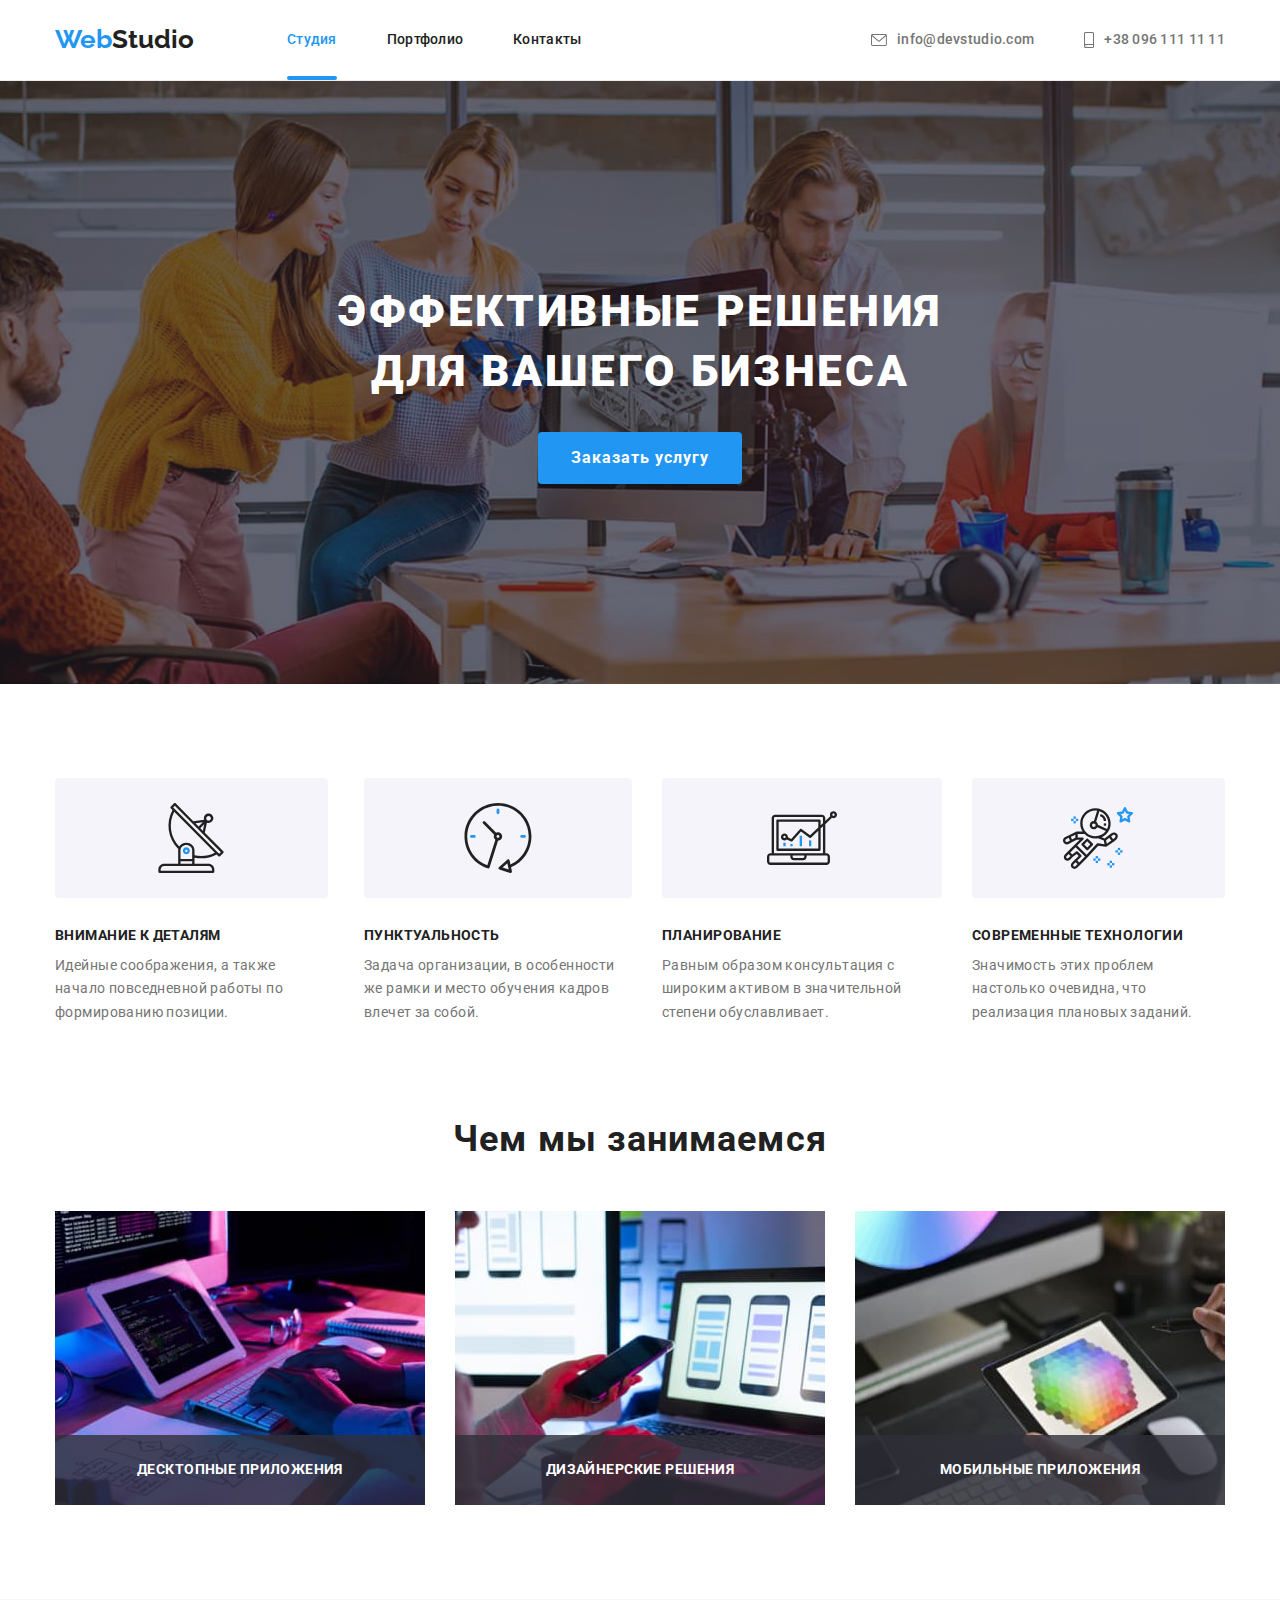
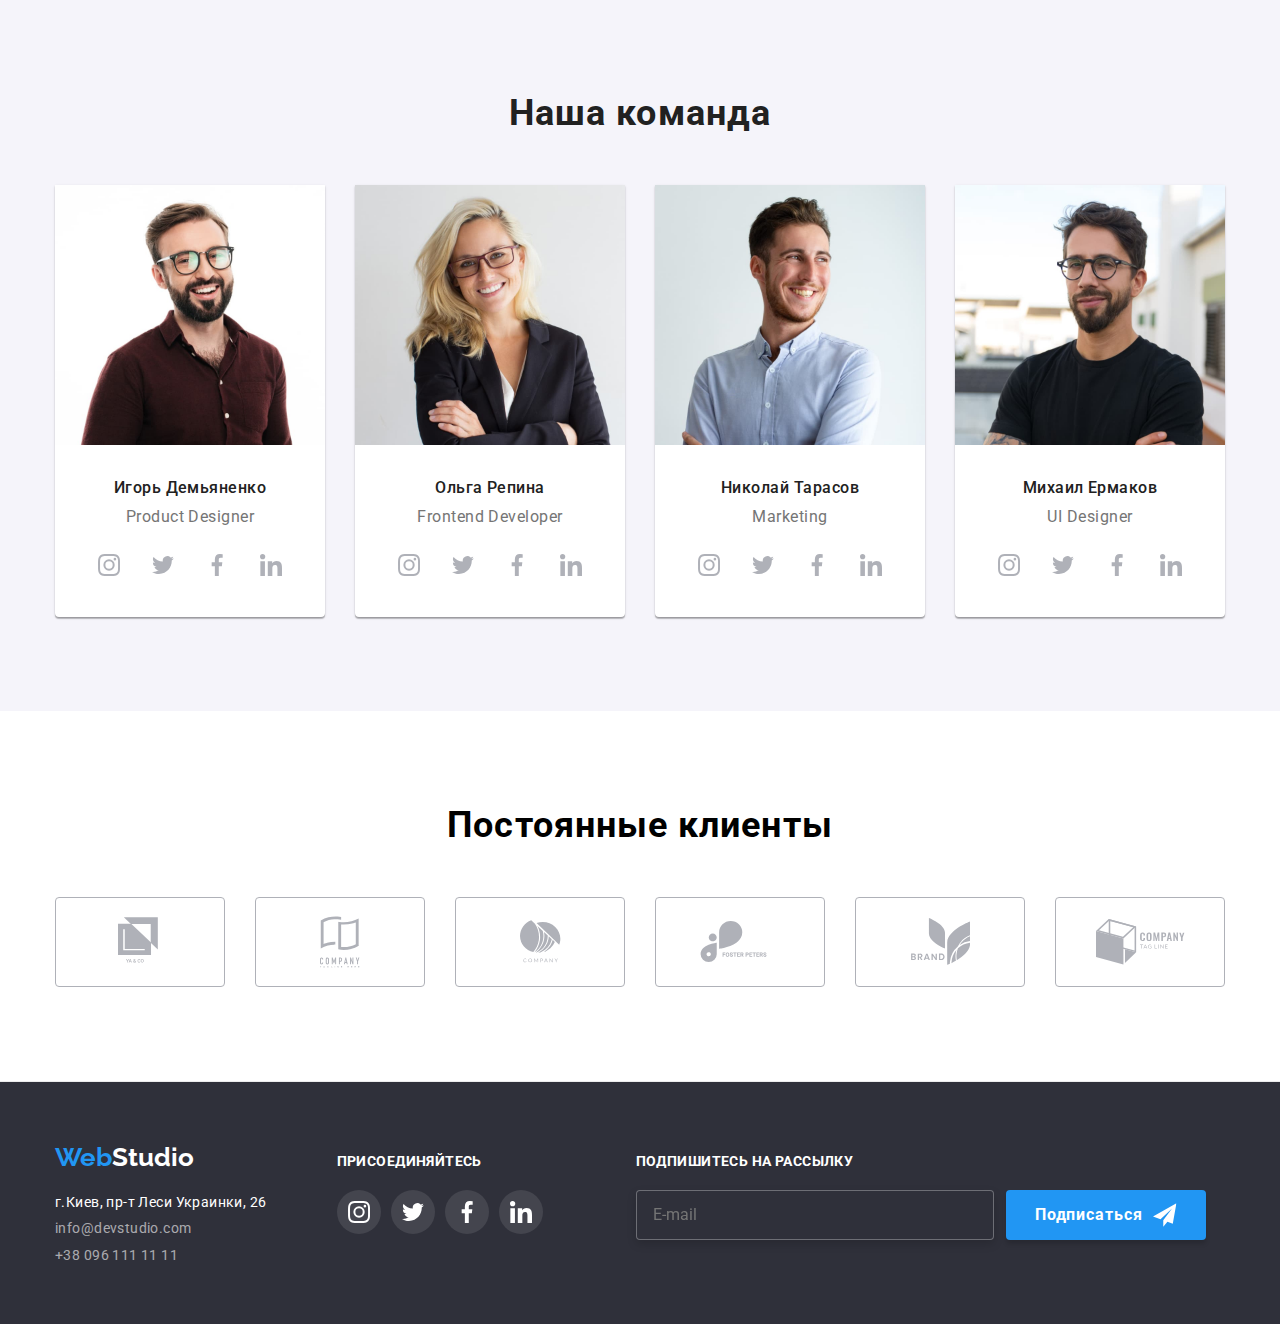
<file: index.html>
<!DOCTYPE html>
<html lang="ru">
  <head>
    <meta charset="UTF-8" />
    <meta name="viewport" content="width=device-width, initial-scale=1.0" />

    <link
      href="https://fonts.googleapis.com/css2?family=Raleway:wght@700&family=Roboto:wght@400;500;700;900&display=swap"
      rel="stylesheet"
    />
    <link
      rel="stylesheet"
      href="https://cdnjs.cloudflare.com/ajax/libs/modern-normalize/1.0.0/modern-normalize.min.css"
    />
    <link rel="stylesheet" href="./css/main.min.css" />
    <title>WebStudio</title>
  </head>
  <body>
    <!--Шапка сайта, навигация-->
    <header class="header">
<div class="container">
    <nav class="main-nav">
      <a href="./index.html" class="header-logo link"
        >Web<span class="logo-part">Studio</span></a
      >
      <ul class="nav-list list">
        <li class="nav-item">
          <a class="nav-link current link" href="./index.html">Студия</a>
        </li>
        <li class="nav-item">
          <a class="nav-link link" href="./portfolio.html">Портфолио</a>
        </li>
        <li class="nav-item">
          <a class="nav-link link" href="#contact">Контакты</a>
        </li>
      </ul>
  
      <ul class="header-contacts list">
        <li class="contact-item">
          <a href="mailto:info@devstudio.com" class="contact-link link"
            >
            <svg class="contact-icon message">
              <use href="./images/sprite.svg#icon-message"></use>
             </svg>
            info@devstudio.com
            </a
          >
        </li>
        <li class="contact-item">
          <a href="tel:+380961111111" class="contact-link link">
            <svg class="contact-icon smartphone">
              <use href="./images/sprite.svg#icon-smartphone"></use>
             </svg>
            +38 096 111 11 11
          </a>
        </li>
      </ul>
    </nav>
</div>
    </header>

    <main>
      <!--Блок Hero-->
      <section class="hero">
        <div class="hero-container">
          <h1 class="hero-title">эффективные решения для вашего бизнеса</h1>
          <button class="hero-button" type="button" data-modal-open>Заказать услугу</button>
          <div class="backdrop is-hidden" data-modal>
            <div class="modal">

              <form class="form">
                <h2 class="form-title">
                  Оставьте свои данные, мы вам перезвоним
                </h2>

                <label class="form-field">
                  <span class="form-label">Имя</span>
                    <input class="form-input" type="text" name="name">
                    <svg class="form-svg">
                      <use href="./images/sprite.svg#person"></use>
                    </svg>
                </label>

                <label class="form-field">
                  <span class="form-label">Телефон</span>
                    <input class="form-input" type="tel" name="tel">
                    <svg class="form-svg">
                      <use href="./images/sprite.svg#phone"></use>
                    </svg>
                </label>

                <label class="form-field">
                  <span class="form-label">Почта</span>     
                    <input class="form-input" type="email" name="mail">
                    <svg class="form-svg">
                      <use href="./images/sprite.svg#mail"></use>
                    </svg>                 
                </label>

                    <label class="field-text">
                      <span class="text-label">Комментарий</span> 
                    <textarea class="text-area" name="comment"  placeholder="Введите текст " rows="10"></textarea>                 
                  </label>

                  <label class="agreement-label">
                  <input class="checkbox visually-hidden" type="checkbox" name="agreement" value="agree-with-rules">
                  <span class="agreement-icon"></span>
                    <span>
                      Соглашаюсь с рассылкой и принимаю
                      <a href="#" class="agreement-link"> Условия договора </a></span>
                    </label>
                <button class="form-button" type="submit">Отправить</button>
              </form>

              <button type="button" class="close-button" data-modal-close>
                                    <svg class="close-plus">
                                      <use href="./images/sprite.svg#close-black"></use>
                                    </svg>
              </button>
            </div>
          </div>
        </div>
      </section>
      <!--Блок приемущества-->
      <section class="advantage">
        <div class="container">
          <h2 class="visually-hidden">Приемущества</h2>
          <ul class="advantage-list list">
            <li class="advantage-item antenna">
              <p class="advantage-title">Внимание к деталям</p>
              <p class="advantage-text">
                Идейные соображения, а также начало повседневной работы по
                формированию позиции.
              </p>
            </li>
            <li class="advantage-item clock">
              <p class="advantage-title">Пунктуальность</p>
              <p class="advantage-text">
                Задача организации, в особенности же рамки и место обучения
                кадров влечет за собой.
              </p>
            </li>
            <li class="advantage-item diagram">
              <p class="advantage-title">Планирование</p>
              <p class="advantage-text">
                Равным образом консультация с широким активом в значительной
                степени обуславливает.
              </p>
            </li>
            <li class="advantage-item astronaut">
              <p class="advantage-title">Современные технологии</p>
              <p class="advantage-text">
                Значимость этих проблем настолько очевидна, что реализация
                плановых заданий.
              </p>
            </li>
          </ul>
        </div>
      </section>

      <!--Чем мы занимаемся-->
      <section class="occupation">
        <div class="container">
          <h2 class="occupation-title">Чем мы занимаемся</h2>
          <ul class="occupation-list list">
            <li class="occupation-item">
              <img class="occupation-image" src="./images/one.jpg "  alt="десктопные приложения" width="370" height="294" />
              <h2 class="occupation-description">Десктопные приложения</h2>
            </li>
            <li class="occupation-item">
              <img class="occupation-image" src="./images/two.jpg" alt="дизайнерские решения" width="370" height="294" />
              <h2 class="occupation-description">Дизайнерские решения</h2>
            </li>
            <li class="occupation-item">
              <img class="occupation-image" src="./images/three.jpg" alt="мобильные приложения" width="370" height="294" />
              <h2 class="occupation-description">Мобильные приложения</h2>
            </li>
          </ul>
        </div>
      </section>
      <!--Наша команда-->
      <section class="our-team">
        <div class="container">
          <h2 class="team-title">Наша команда</h2>
          <ul class="team-list list">
            <li class="team-item">
              <img class="team-image" src="./images/img.jpg" alt="Product Designer" width="270" height="260" />
              <h3 class="team-member">Игорь Демьяненко</h3>
              <p lang="en" class="team-profession">Product Designer</p>
              
              <ul class="social-list team list">
                <li class="social-item">
                  <a class="social-link" href="https://www.instagram.com/" target="_blank">
                    <svg class="team-icon">
                     <use href="./images/sprite.svg#icon-instagram"></use>
                    </svg>
                    </a>
                </li>
                <li class="social-item">
                  <a class="social-link" href="https://twitter.com/" target="_blank">
                    <svg class="team-icon">
                     <use href="./images/sprite.svg#icon-twitter"></use>
                    </svg>
                    </a>
                </li>
                <li class="social-item">
                  <a class="social-link" href="https://www.facebook.com/" target="_blank">
                    <svg class="team-icon">
                     <use href="./images/sprite.svg#icon-facebook"></use>
                    </svg>
                    </a>
                </li>
                <li class="social-item">
                  <a class="social-link" href="https://www.linkedin.com/" target="_blank">
                    <svg class="team-icon">
                     <use href="./images/sprite.svg#icon-linkedin"></use>
                    </svg>
                    </a>
                </li>
              </ul>
            </li>
            <li class="team-item">
              <img
              class="team-image"
                src="./images/imgtwo.jpg"
                alt="Frontend Developer"
                width="270"
                height="260"
              />
              
              <h3 class="team-member">Ольга Репина</h3>
              <p lang="en" class="team-profession">Frontend Developer</p>

              <ul class="social-list team list">
                <li class="social-item">
                  <a class="social-link" href="https://www.instagram.com/" target="_blank">
                    <svg class="team-icon">
                     <use href="./images/sprite.svg#icon-instagram"></use>
                    </svg>
                    </a>
                </li>
                <li class="social-item">
                  <a class="social-link" href="https://twitter.com/" target="_blank">
                    <svg class="team-icon">
                     <use href="./images/sprite.svg#icon-twitter"></use>
                    </svg>
                    </a>
                </li>
                <li class="social-item">
                  <a class="social-link" href="https://www.facebook.com/" target="_blank">
                    <svg class="team-icon">
                     <use href="./images/sprite.svg#icon-facebook"></use>
                    </svg>
                    </a>
                </li>
                <li class="social-item">
                  <a class="social-link" href="https://www.linkedin.com/" target="_blank">
                    <svg class="team-icon">
                     <use href="./images/sprite.svg#icon-linkedin"></use>
                    </svg>
                    </a>
                </li>
              </ul>
            </li>
            <li class="team-item">
              <img class="team-image" src="./images/imgthree.jpg" alt="Marketing" width="270" height="260" />

              <h3 class="team-member">Николай Тарасов</h3>
              <p lang="en" class="team-profession">Marketing</p>

              <ul class="social-list team list">
                <li class="social-item">
                  <a class="social-link" href="https://www.instagram.com/" target="_blank">
                    <svg class="team-icon">
                     <use href="./images/sprite.svg#icon-instagram"></use>
                    </svg>
                    </a>
                </li>
                <li class="social-item">
                  <a class="social-link" href="https://twitter.com/" target="_blank">
                    <svg class="team-icon">
                     <use href="./images/sprite.svg#icon-twitter"></use>
                    </svg>
                    </a>
                </li>
                <li class="social-item">
                  <a class="social-link" href="https://www.facebook.com/" target="_blank">
                    <svg class="team-icon">
                     <use href="./images/sprite.svg#icon-facebook"></use>
                    </svg>
                    </a>
                </li>
                <li class="social-item">
                  <a class="social-link" href="https://www.linkedin.com/" target="_blank">
                    <svg class="team-icon">
                     <use href="./images/sprite.svg#icon-linkedin"></use>
                    </svg>
                    </a>
                </li>
              </ul>
            </li>
            <li class="team-item">
              <img class="team-image" src="./images/imgfour.jpg" alt="UI Designer" width="270" height="260" />

              <h3 class="team-member">Михаил Ермаков</h3>
              <p lang="en" class="team-profession">UI Designer</p>

              <ul class="social-list team list">
                <li class="social-item">
                  <a class="social-link" href="https://www.instagram.com/" target="_blank">
                    <svg class="team-icon">
                     <use href="./images/sprite.svg#icon-instagram"></use>
                    </svg>
                    </a>
                </li>
                <li class="social-item">
                  <a class="social-link" href="https://twitter.com/" target="_blank">
                    <svg class="team-icon">
                     <use href="./images/sprite.svg#icon-twitter"></use>
                    </svg>
                    </a>
                </li>
                <li class="social-item">
                  <a class="social-link" href="https://www.facebook.com/" target="_blank">
                    <svg class="team-icon">
                     <use href="./images/sprite.svg#icon-facebook"></use>
                    </svg>
                    </a>
                </li>
                <li class="social-item">
                  <a class="social-link" href="https://www.linkedin.com/" target="_blank">
                    <svg class="team-icon">
                     <use href="./images/sprite.svg#icon-linkedin"></use>
                    </svg>
                    </a>
                </li>
              </ul>
            </li>
          </ul>
        </div>
      </section>
      <!-- Наши клиенты -->
      <section class="client">
        <div class="container">
          <h2 class="client-title">Постоянные клиенты</h2>
          <ul class="client-list list">
            <li class="client-item">
              <a class="client-link link" href="">
                <svg class="client-icon" width="44" height="49">
                  <use href="./images/sprite.svg#icon-logo-one"></use>
                 </svg>
                 </a>
            </li>
            <li class="client-item">
                <a class="client-link link" href="">
                  <svg class="client-icon" width="40" height="52">
                    <use href="./images/sprite.svg#icon-logo-two"></use>
                   </svg>
                   </a>
            </li>
            <li class="client-item">
                <a class="client-link link" href="">
                  <svg class="client-icon" width="41" height="43">
                    <use href="./images/sprite.svg#icon-logo-three"></use>
                   </svg>
                   </a>
            </li>
            <li class="client-item">
                <a class="client-link link" href="">
                  <svg class="client-icon" width="80" height="42">
                    <use href="./images/sprite.svg#icon-logo-four"></use>
                   </svg>
                   </a>
            </li>
            <li class="client-item">
                <a class="client-link link" href="">
                  <svg class="client-icon" width="59" height="47">
                    <use href="./images/sprite.svg#icon-logo-five"></use>
                   </svg>
                   </a>
            </li>
            <li class="client-item">
                <a class="client-link link" href="">
                  <svg class="client-icon" width="89" height="46">
                    <use href="./images/sprite.svg#icon-logo-six"></use>
                   </svg>
                   </a>
            </li>
          </ul>
        </div>
      </section>
    </main>
    <!--Футер-->
    <footer class="footer">
      <div class="container main-footer">
        <div class="contact-logo">
          <a href="./index.html" class="footer-logo link"
            >Web<span class="footer-studio">Studio</span>
          </a>
          <address>
            <ul class="footer-contact list" id="contact">
              <li>
                <a
                  href="https://goo.gl/maps/G2omB5fdm2hjpHhv8"
                  class="contact-adress link"
                  >г.Киев, пр-т Леси Украинки, 26</a
                >
              </li>
              <li>
                <a href="mailto:info@devstudio.com" class="adress-mail link"
                  >info@devstudio.com</a
                >
              </li>
              <li>
                <a href="tel:+380961111111" class="adress-tel link"
                  >+38 096 111 11 11</a
                >
              </li>
            </ul>
          </address>
        </div>

        <div class="social">
          <b class="social-title">Присоединяйтесь</b>
          <ul class="social-list list">
            <li class="social-item">
              <a class="social-link white-link link" href="https://www.instagram.com/" target="_blank">
              <svg class="footer-icon" width="22" height="22">
               <use href="./images/sprite.svg#icon-instagram"></use>
              </svg>
              </a>
            </li>
            <li class="social-item">
              <a class="social-link white-link link" href="https://twitter.com/" target="_blank">
                <svg class="footer-icon" width="22" height="22">
                 <use href="./images/sprite.svg#icon-twitter"></use>
                </svg>
                </a>
            </li>
            <li class="social-item">
              <a class="social-link white-link link" href="https://www.facebook.com/" target="_blank">
                <svg class="footer-icon" width="22" height="22">
                 <use href="./images/sprite.svg#icon-facebook"></use>
                </svg>
                </a>
            </li>
            <li class="social-item">
              <a class="social-link white-link link" href="https://www.linkedin.com/" target="_blank">
                <svg class="footer-icon" width="22" height="22">
                 <use href="./images/sprite.svg#icon-linkedin"></use>
                </svg>
                </a>
            </li>
          </ul>
        </div>

        <div class="subscription">
          <!-- Решил вернуть прошлую форму так, как заголовок является призывом к действию, и я считаю, что он не должен быть в label -->
          <b class="subscription-title">Подпишитесь на рассылку</b>
          <form action="#" class="subscription-form">
            <input class="subscription-input" type="email" name="email" id="email" placeholder="E-mail">
            <button class="subscription-button">
              Подписаться
<svg class="telegram-svg" width="24" height="24">
  <use href="./images/sprite.svg#telegram"></use>
</svg>
            </button>
          </form>         
        </div>

      </div>
    </footer>
    <script src="./js/modal.js"></script>
  </body>
</html>
</file>
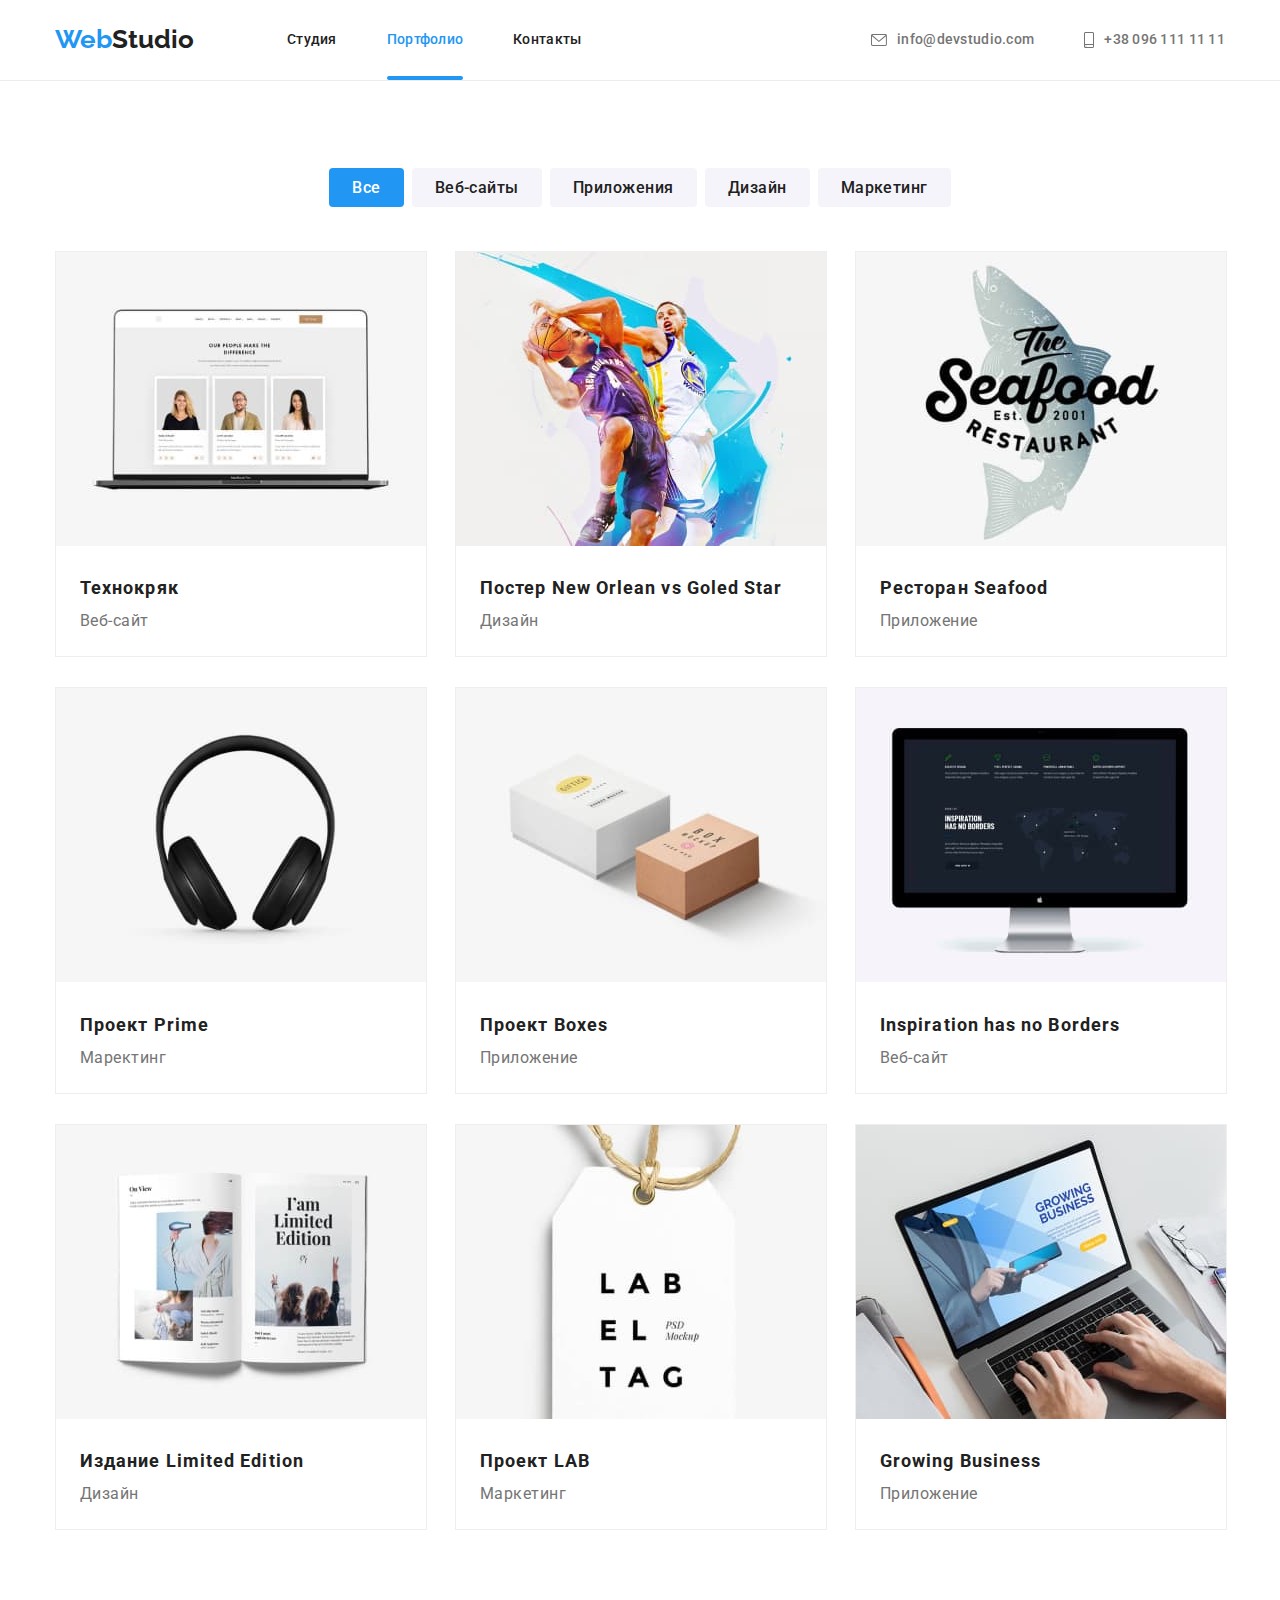
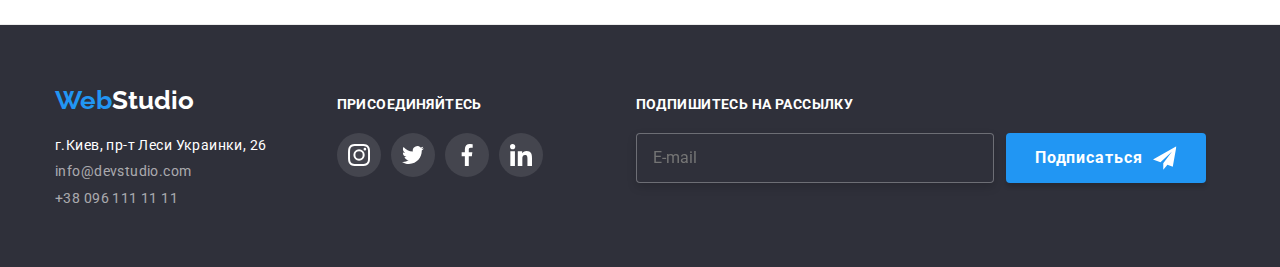
<file: portfolio.html>
<!DOCTYPE html>
<html lang="ru">
  <head>
    <meta charset="UTF-8" />
    <meta name="viewport" content="width=device-width, initial-scale=1.0" />
    <link
      href="https://fonts.googleapis.com/css2?family=Raleway:wght@700&family=Roboto:wght@400;500;700;900&display=swap"
      rel="stylesheet"
    />
    <link
      rel="stylesheet"
      href="https://cdnjs.cloudflare.com/ajax/libs/modern-normalize/1.0.0/modern-normalize.min.css"
    />
    <link rel="stylesheet" href="./css/portfolio.min.css" />
    <title>Portfolio</title>
  </head>

  <body>
    <!--Шапка сайта, навигация-->
    <header class="header">
      <div class="container">
          <nav class="main-nav">
            <a href="./index.html" class="header-logo link"
              >Web<span class="logo-part">Studio</span></a
            >
            <ul class="nav-list list">
              <li class="nav-item">
                <a class="nav-link link" href="./index.html">Студия</a>
              </li>
              <li class="nav-item">
                <a class="nav-link current link" href="./portfolio.html">Портфолио</a>
              </li>
              <li class="nav-item">
                <a class="nav-link link" href="#contact">Контакты</a>
              </li>
            </ul>
        
            <ul class="header-contacts list">
              <li class="contact-item">
                <a href="mailto:info@devstudio.com" class="contact-link link"
                  >
                  <svg class="contact-icon message">
                    <use href="./images/sprite.svg#icon-message"></use>
                   </svg>
                  info@devstudio.com
                  </a
                >
              </li>
              <li class="contact-item">
                <a href="tel:+380961111111" class="contact-link link">
                  <svg class="contact-icon smartphone">
                    <use href="./images/sprite.svg#icon-smartphone"></use>
                   </svg>
                  +38 096 111 11 11
                </a>
              </li>
            </ul>
          </nav>
      </div>
          </header>
    <!-- Портфолио -->

    <main>
      <section class="portfolio-menu">
      <div class="container">
        <h1 class="visually-hidden">Портфолио</h1>

        <ul class="filter-nav list">
          <li><a href="" class="filter-item current link">Все</a></li>
          <li><a href="" class="filter-item link">Веб-сайты</a></li>
          <li><a href="" class="filter-item link">Приложения</a> </li>
          <li><a href="" class="filter-item link">Дизайн</a></li>
          <li><a href="" class="filter-item link">Маркетинг</a></li>
        </ul>

        <ul class="portfolio list">
          <li class="portfolio-item">
            <a href="" class="portfolio-link link">
              <div class="portfolio-thumb">
                <img src="./images/Technocrack.jpg" alt="Технокряк" width="370" height="294" />
                <p class="overlay">Технокряк это современная площадка распространения коронавируса. Компании используют эту платформу для цифрового
                                шпионажа и атак на защищённые сервера конкурентов.</p>
              </div>
                <h2 class="portfolio-title">Технокряк</h2>
                <p class="portfolio-type">Веб-сайт</p>


            </a>
          </li>
          <li class="portfolio-item">
            <a href="" class="portfolio-link link">
              <div class="portfolio-thumb">
                              <img src="./images/nba.jpg" alt="Постер New Orlean vs Goled Star" width="370" height="294" />
                              <p class="overlay">Технокряк это современная площадка распространения коронавируса. Компании используют эту платформу
                                для цифрового
                                шпионажа и атак на защищённые сервера конкурентов.</p>
              </div>
              <h2 class="portfolio-title">Постер New Orlean vs Goled Star</h2>
              <p class="portfolio-type">Дизайн</p>
            </a>
          </li>
          <li class="portfolio-item">
            <a href="" class="portfolio-link link">
              <div class="portfolio-thumb">
                <img src="./images/seafood.jpg" alt="Эмблема ресторана" width="370" height="294" />
                <p class="overlay">Технокряк это современная площадка распространения коронавируса. Компании используют эту платформу
                  для цифрового
                  шпионажа и атак на защищённые сервера конкурентов.</p>
              </div>
              <h2 class="portfolio-title">Ресторан Seafood</h2>
              <p class="portfolio-type">Приложение</p>
            </a>
          </li>
          <li class="portfolio-item">
            <a href="" class="portfolio-link link">
              <div class="portfolio-thumb">
                              <img src="./images/headphones.jpg" alt="Наушники" width="370" height="294" />
                              <p class="overlay">Технокряк это современная площадка распространения коронавируса. Компании используют эту платформу
                                для цифрового
                                шпионажа и атак на защищённые сервера конкурентов.</p>
              </div>
              <h2 class="portfolio-title">Проект Prime</h2>
              <p class="portfolio-type">Маректинг</p>
            </a>
          </li>
          <li class="portfolio-item">
            <a href="" class="portfolio-link link">
              <div class="portfolio-thumb">
                              <img src="./images/boxes.jpg" alt="Коробки" width="370" height="294" />
                              <p class="overlay">Технокряк это современная площадка распространения коронавируса. Компании используют эту платформу
                                для цифрового
                                шпионажа и атак на защищённые сервера конкурентов.</p>
              </div>
              <h2 class="portfolio-title">Проект Boxes</h2>
              <p class="portfolio-type">Приложение</p>
            </a>
          </li>
          <li class="portfolio-item">
            <a href="" class="portfolio-link link">
              <div class="portfolio-thumb">
                            <img src="./images/display.jpg" alt="Дисплей" width="370" height="294" />
                            <p class="overlay">Технокряк это современная площадка распространения коронавируса. Компании используют эту платформу
                              для цифрового
                              шпионажа и атак на защищённые сервера конкурентов.</p>
              </div>
              <h2 class="portfolio-title">Inspiration has no Borders</h2>
              <p class="portfolio-type">Веб-сайт</p>
            </a>
          </li>
          <li class="portfolio-item">
            <a href="" class="portfolio-link link">
<div class="portfolio-thumb">
                <img src="./images/book.jpg" alt="Журнал" width="370" height="294" />
                <p class="overlay">Технокряк это современная площадка распространения коронавируса. Компании используют эту платформу
                  для цифрового
                  шпионажа и атак на защищённые сервера конкурентов.</p>
</div>
              <h2 class="portfolio-title">Издание Limited Edition</h2>
              <p class="portfolio-type">Дизайн</p>
            </a>
          </li>
          <li class="portfolio-item">
            <a href="" class="portfolio-link link">
<div class="portfolio-thumb">
                <img src="./images/lab.jpg" alt="Бирка" width="370" height="294" />
                <p class="overlay">Технокряк это современная площадка распространения коронавируса. Компании используют эту платформу
                  для цифрового
                  шпионажа и атак на защищённые сервера конкурентов.</p>
</div>
              <h2 class="portfolio-title">Проект LAB</h2>
              <p class="portfolio-type">Маркетинг</p>
            </a>
          </li>
          <li class="portfolio-item">
            <a href="" class="portfolio-link link">
<div class="portfolio-thumb">
                <img src="./images/bussines.jpg" alt="Ноутбук" width="370" height="294" />
                <p class="overlay">Технокряк это современная площадка распространения коронавируса. Компании используют эту платформу
                  для цифрового
                  шпионажа и атак на защищённые сервера конкурентов.</p>
</div>
              <h2 class="portfolio-title">Growing Business</h2>
              <p class="portfolio-type">Приложение</p>
            </a>
          </li>
        </ul>
      </div>
      </section>
    </main>

    <!--Футер-->
    <footer class="footer">
      <div class="container main-footer">
        <div class="contact-logo">
          <a href="./index.html" class="footer-logo link"
            >Web<span class="footer-studio">Studio</span>
          </a>
          <address>
            <ul class="footer-contact list" id="contact">
              <li>
                <a
                  href="https://goo.gl/maps/G2omB5fdm2hjpHhv8"
                  class="contact-adress link"
                  >г.Киев, пр-т Леси Украинки, 26</a
                >
              </li>
              <li>
                <a href="mailto:info@devstudio.com" class="adress-mail link"
                  >info@devstudio.com</a
                >
              </li>
              <li>
                <a href="tel:+380961111111" class="adress-tel link"
                  >+38 096 111 11 11</a
                >
              </li>
            </ul>
          </address>
        </div>

        <div class="social">
          <h2 class="social-title">Присоединяйтесь</h2>
          <ul class="social-list list">
            <li class="social-item">
              <a class="social-link white-link link" href="https://www.instagram.com/" target="_blank">
              <svg class="footer-icon" width="22" height="22">
               <use href="./images/sprite.svg#icon-instagram"></use>
              </svg>
              </a>
            </li>
            <li class="social-item">
              <a class="social-link white-link link" href="https://twitter.com/" target="_blank">
                <svg class="footer-icon" width="22" height="22">
                 <use href="./images/sprite.svg#icon-twitter"></use>
                </svg>
                </a>
            </li>
            <li class="social-item">
              <a class="social-link white-link link" href="https://www.facebook.com/" target="_blank">
                <svg class="footer-icon" width="22" height="22">
                 <use href="./images/sprite.svg#icon-facebook"></use>
                </svg>
                </a>
            </li>
            <li class="social-item">
              <a class="social-link white-link link" href="https://www.linkedin.com/" target="_blank">
                <svg class="footer-icon" width="22" height="22">
                 <use href="./images/sprite.svg#icon-linkedin"></use>
                </svg>
                </a>
            </li>
          </ul>
        </div>

        <div class="subscription">
          <b class="subscription-title">Подпишитесь на рассылку</b>
          <form action="#" class="subscription-form">
            <input class="subscription-input" type="email" name="email" id="email" placeholder="E-mail">
            <button class="subscription-button">
              Подписаться
<svg class="telegram-svg" width="24" height="24">
  <use href="./images/sprite.svg#telegram"></use>
</svg>
            </button>
          </form>
        </div>

        </div>
    </footer>
  </body>
</html>
</file>
<file: css/main.min.css>
*,*::before,*::after{margin:0;padding:0;-webkit-box-sizing:border-box;box-sizing:border-box}.visually-hidden{position:absolute;clip:rect(1px 1px 1px 1px);clip:rect(1px, 1px, 1px, 1px);padding:0;border:0;height:1px;width:1px;overflow:hidden}body{font-family:"Roboto", sans-serif;background-color:#ffffff;font-style:normal}.list{list-style:none}.link{text-decoration:none}.container{width:1200px;padding:0 15px;margin:0 auto}.header{border-bottom:1px solid #ececec}.header-logo{color:#2196f3;font-family:"Raleway", sans-serif;font-weight:700;font-size:26px;line-height:1.2}.header-logo:focus{color:#2196f3}.logo-part{color:#212121}.main-nav{display:-webkit-box;display:-ms-flexbox;display:flex;-webkit-box-align:center;-ms-flex-align:center;align-items:center}.nav-list{display:-webkit-box;display:-ms-flexbox;display:flex;margin-left:93px}.nav-item{position:relative}.nav-item:not(:last-child){margin-right:50px}.nav-link{padding:32px 0 32px 0;display:-webkit-box;display:-ms-flexbox;display:flex;-webkit-transition:250ms cubic-bezier(0.4, 0, 0.2, 1);transition:250ms cubic-bezier(0.4, 0, 0.2, 1);font-weight:500;font-size:14px;line-height:1.14;letter-spacing:0.02em;color:#212121}.nav-link:hover,.nav-link:focus{color:#2196f3}.nav-link:hover::after{opacity:1}.nav-link::after{content:"";width:100%;height:4px;background-color:#2196f3;display:block;border-radius:2px;position:absolute;top:76px;opacity:0;-webkit-transition:250ms cubic-bezier(0.4, 0, 0.2, 1);transition:250ms cubic-bezier(0.4, 0, 0.2, 1)}.nav-link.current{color:#2196f3}.nav-link.current::after{content:"";width:100%;height:4px;background-color:#2196f3;display:block;border-radius:2px;position:absolute;top:76px;opacity:1;-webkit-transition:250ms cubic-bezier(0.4, 0, 0.2, 1);transition:250ms cubic-bezier(0.4, 0, 0.2, 1)}.header-contacts{display:-webkit-box;display:-ms-flexbox;display:flex;margin-left:auto}.contact-item{color:rgba(255,255,255,0.6);font-style:normal;font-weight:400;font-size:14px;line-height:1.17;letter-spacing:0.03em;text-decoration:none}.contact-item:hover,.contact-item:focus{color:#2196f3}.contact-item:last-child{margin-left:50px}.contact-link{display:-webkit-box;display:-ms-flexbox;display:flex;padding:32px 0 32px 0;-webkit-box-align:center;-ms-flex-align:center;align-items:center;-webkit-transition:250ms cubic-bezier(0.4, 0, 0.2, 1);transition:250ms cubic-bezier(0.4, 0, 0.2, 1);font-weight:500;font-size:14px;line-height:1.14;letter-spacing:0.02em;color:#757575}.contact-link:hover,.contact-link:focus{color:#2196f3}.contact-icon{fill:#757575;display:-webkit-box;display:-ms-flexbox;display:flex;margin-right:10px;-webkit-transition:250ms cubic-bezier(0.4, 0, 0.2, 1);transition:250ms cubic-bezier(0.4, 0, 0.2, 1)}.contact-link:hover .contact-icon,.contact-link:focus .contact-icon{fill:#2196f3}.message{width:16px;height:12px}.smartphone{width:10px;height:16px}.hero{background-color:#2f303a;padding-top:201px;padding-bottom:200px;margin:0 auto;max-width:1600px;background-image:-webkit-gradient(linear, left top, right top, from(rgba(47,48,58,0.4)), to(rgba(47,48,58,0.4))),url(../images/hero-bg.jpg);background-image:linear-gradient(to right, rgba(47,48,58,0.4), rgba(47,48,58,0.4)),url(../images/hero-bg.jpg);background-repeat:no-repeat;background-size:cover;background-position:center}.hero-container{max-width:700px;text-align:center;margin:0 auto}.hero-title{color:#fff;font-weight:900;font-size:44px;line-height:1.36;letter-spacing:0.06em;text-transform:uppercase;margin-bottom:30px}.hero-button{display:inline-block;padding:10px 32px;border-radius:4px;border:1px solid transparent;min-width:200px;-webkit-transition:250ms cubic-bezier(0.4, 0, 0.2, 1);transition:250ms cubic-bezier(0.4, 0, 0.2, 1);color:#fff;background-color:#2196f3;font-weight:700;font-size:16px;line-height:1.87;letter-spacing:0.06em;cursor:pointer}.hero-button:hover,.hero-button:focus{color:#fff;background:#188ce8}.backdrop{position:fixed;top:0;left:0;width:100%;height:100%;z-index:1;opacity:1;-webkit-transition:opacity 250ms cubic-bezier(0.4, 0, 0.2, 1);transition:opacity 250ms cubic-bezier(0.4, 0, 0.2, 1);background-color:rgba(0,0,0,0.2)}.backdrop.is-hidden{visibility:hidden;opacity:0;pointer-events:none;-webkit-transition:250ms cubic-bezier(0.4, 0, 0.2, 1);transition:250ms cubic-bezier(0.4, 0, 0.2, 1)}.modal{position:absolute;top:50%;left:50%;-webkit-transform:translate(-50%, -50%) scale(1);transform:translate(-50%, -50%) scale(1);-webkit-transition:all 500ms cubic-bezier(0.4, 0, 0.2, 1) 250ms;transition:all 500ms cubic-bezier(0.4, 0, 0.2, 1) 250ms;height:581px;width:528px;background-color:#ffffff;-webkit-box-shadow:0px 1px 3px rgba(0,0,0,0.12),0px 1px 1px rgba(0,0,0,0.14),0px 2px 1px rgba(0,0,0,0.2);box-shadow:0px 1px 3px rgba(0,0,0,0.12),0px 1px 1px rgba(0,0,0,0.14),0px 2px 1px rgba(0,0,0,0.2);border-radius:4px}.backdrop.is-hidden .modal{opacity:0;-webkit-transform:translate(-50%, -50%) scale(0);transform:translate(-50%, -50%) scale(0);-webkit-transition:all 500ms cubic-bezier(0.4, 0, 0.2, 1);transition:all 500ms cubic-bezier(0.4, 0, 0.2, 1)}.close-button{position:absolute;display:-webkit-box;display:-ms-flexbox;display:flex;-webkit-box-align:center;-ms-flex-align:center;align-items:center;-webkit-box-pack:center;-ms-flex-pack:center;justify-content:center;right:10px;top:10px;width:30px;height:30px;background:#ffffff;border:1px solid rgba(0,0,0,0.1);border-radius:50%;cursor:pointer}.close-plus{position:absolute;display:-webkit-box;display:-ms-flexbox;display:flex;width:18px;height:18px;-webkit-transition:250ms cubic-bezier(0.4, 0, 0.2, 1);transition:250ms cubic-bezier(0.4, 0, 0.2, 1);fill:#000000;cursor:pointer}.close-button:hover .close-plus,.close-button:focus .close-plus{fill:#2196f3}.form{width:448px;margin-left:auto;margin-right:auto;padding-top:40px}.form-title{max-width:450px;margin-bottom:30px;font-weight:700;font-size:20px;line-height:1.5;text-align:center;letter-spacing:0.03em;color:#212121}.form-field{position:relative;display:-webkit-box;display:-ms-flexbox;display:flex;-webkit-box-orient:vertical;-webkit-box-direction:normal;-ms-flex-direction:column;flex-direction:column;margin-bottom:28px;-webkit-transition:250ms cubic-bezier(0.4, 0, 0.2, 1);transition:250ms cubic-bezier(0.4, 0, 0.2, 1)}.form-label{position:absolute;top:-50%;margin-bottom:4px;font-weight:400;font-size:12px;line-height:1.16;letter-spacing:0.01em;color:#757575}.form-input{width:100%;-webkit-transition:250ms cubic-bezier(0.4, 0, 0.2, 1);transition:250ms cubic-bezier(0.4, 0, 0.2, 1);height:40px;border:1px solid rgba(33,33,33,0.2);border-radius:4px;padding-left:42px}.form-input:hover,.form-input:focus{outline:none;border-color:#2196f3}.form-svg{position:absolute;width:18px;height:18px;left:12px;-webkit-transform:translateY(50%);transform:translateY(50%);-webkit-transition:250ms cubic-bezier(0.4, 0, 0.2, 1);transition:250ms cubic-bezier(0.4, 0, 0.2, 1);pointer-events:none}.form-input:hover+.form-svg,.form-input:focus+.form-svg{fill:#2196f3}.field-text{position:relative;display:-webkit-box;display:-ms-flexbox;display:flex;-webkit-box-orient:vertical;-webkit-box-direction:normal;-ms-flex-direction:column;flex-direction:column;margin-bottom:20px}.text-label{position:absolute;top:-15%;margin-bottom:4px;font-weight:400;font-size:12px;line-height:1.16;letter-spacing:0.01em;color:#757575}.text-area{padding:12px 16px;width:100%;height:120px;border:1px solid rgba(33,33,33,0.2);border-radius:4px;-webkit-transition:250ms cubic-bezier(0.4, 0, 0.2, 1);transition:250ms cubic-bezier(0.4, 0, 0.2, 1);font-weight:400;font-size:14px;line-height:1.4;letter-spacing:0.01em;resize:none}.text-area::-webkit-input-placeholder{color:rgba(117,117,117,0.5)}.text-area:-ms-input-placeholder{color:rgba(117,117,117,0.5)}.text-area::-ms-input-placeholder{color:rgba(117,117,117,0.5)}.text-area::placeholder{color:rgba(117,117,117,0.5)}.text-area:hover,.text-area:focus{border-color:#2196f3;outline:none}.agreement-label{display:-webkit-box;display:-ms-flexbox;display:flex;-webkit-box-align:center;-ms-flex-align:center;align-items:center;justify-items:center;padding-left:12px;margin-bottom:31px;font-weight:400;font-size:14px;line-height:1.71;letter-spacing:0.03em;color:#757575}.agreement-icon{display:inline-block;width:16px;height:15px;border:2px solid #212121;border-radius:2px;margin-right:8px;cursor:pointer;-webkit-transition:250ms cubic-bezier(0.4, 0, 0.2, 1);transition:250ms cubic-bezier(0.4, 0, 0.2, 1)}.checkbox:checked+.agreement-icon{background-image:url(../images/check.svg);background-repeat:no-repeat;background-size:contain;background-origin:border-box;background-color:#2196f3;border-color:#2196f3}.agreement-link{color:#2196f3}.form-button{display:inline-block;padding:10px 55px;border-radius:4px;border:1px solid transparent;width:200px;height:50px;-webkit-transition:250ms cubic-bezier(0.4, 0, 0.2, 1);transition:250ms cubic-bezier(0.4, 0, 0.2, 1);color:#fff;background-color:#2196f3;-webkit-box-shadow:0px 4px 4px rgba(0,0,0,0.15);box-shadow:0px 4px 4px rgba(0,0,0,0.15);font-weight:700;font-size:16px;line-height:1.87;letter-spacing:0.06em;cursor:pointer}.form-button:hover,.form-button:focus{background:#188ce8}.advantage{padding-top:94px}.advantage-list{display:-webkit-box;display:-ms-flexbox;display:flex}.advantage-item:not(:first-child){margin-left:30px}.advantage-item:first-child{padding-right:6px}.advantage-item::before{content:"";margin-bottom:30px;display:block;height:120px;border-radius:4px;background-color:#f5f4fa}.antenna::before{background-image:url(../images/antenna.svg);background-repeat:no-repeat;background-position:center}.clock::before{background-image:url(../images/clock\.svg);background-repeat:no-repeat;background-position:center}.diagram::before{background-image:url(../images/diagram\.svg);background-repeat:no-repeat;background-position:center}.astronaut::before{background-image:url(../images/astronaut\.svg);background-repeat:no-repeat;background-position:center}.advantage-title{margin-bottom:10px;color:#212121;font-weight:700;font-size:14px;line-height:1.14;letter-spacing:0.03em;text-transform:uppercase}.advantage-text{color:#757575;font-weight:normal;font-size:14px;line-height:1.71;letter-spacing:0.03em}.occupation{padding:94px 0}.occupation-list{display:-webkit-box;display:-ms-flexbox;display:flex}.occupation-title{margin-bottom:50px;color:#212121;font-weight:700;font-size:36px;line-height:1.16;text-align:center;letter-spacing:0.03em}.occupation-item{position:relative}.occupation-item:not(:last-child){margin-right:30px}.occupation-image{display:block}.occupation-description{position:absolute;padding-top:27px;width:370px;height:70px;left:0;bottom:0;text-align:center;font-weight:700;font-size:14px;line-height:1.14;letter-spacing:0.03em;text-transform:uppercase;background:rgba(47,48,58,0.8);color:#fff}.our-team{background:#f5f4fa;padding:94px 0}.team-list{display:-webkit-box;display:-ms-flexbox;display:flex}.team-item{background-color:#fff;-webkit-box-shadow:0px 1px 3px rgba(0,0,0,0.12),0px 1px 1px rgba(0,0,0,0.14),0px 2px 1px rgba(0,0,0,0.2);box-shadow:0px 1px 3px rgba(0,0,0,0.12),0px 1px 1px rgba(0,0,0,0.14),0px 2px 1px rgba(0,0,0,0.2);border-radius:0px 0px 4px 4px}.team-item:not(:first-child){margin-left:30px}.team-title{margin-bottom:50px;color:#212121;font-weight:700;font-size:36px;line-height:1.16;text-align:center;letter-spacing:0.03em}.team-image{margin-bottom:30px}.team-member{margin-bottom:10px;color:#212121;font-weight:500;font-size:16px;line-height:1.18;letter-spacing:0.03em;text-align:center}.team-profession{margin-bottom:16px;color:#757575;font-weight:400;font-size:16px;line-height:1.18;text-align:center;letter-spacing:0.03em}.team{margin-bottom:30px}.social-link{-webkit-transition:250ms cubic-bezier(0.4, 0, 0.2, 1);transition:250ms cubic-bezier(0.4, 0, 0.2, 1)}.team-icon{width:22px;height:22px;fill:#afb1b8}.social-link:hover .team-icon,.social-link:focus .team-icon{fill:#ffffff}.client{padding:94px 0}.client-list{display:-webkit-box;display:-ms-flexbox;display:flex;-ms-flex-wrap:unset;flex-wrap:unset}.client-title{margin:0 auto;text-align:center;font-weight:700;font-size:36px;line-height:1.16;letter-spacing:0.03em;margin-bottom:50px}.client-item{display:-webkit-box;display:-ms-flexbox;display:flex;-webkit-box-align:center;-ms-flex-align:center;align-items:center;-webkit-box-pack:center;-ms-flex-pack:center;justify-content:center}.client-item:not(:first-child){margin-left:30px}.client-link{display:-webkit-box;display:-ms-flexbox;display:flex;-webkit-box-pack:center;-ms-flex-pack:center;justify-content:center;-webkit-box-align:center;-ms-flex-align:center;align-items:center;border:1px solid #afb1b8;border-radius:4px;width:170px;height:90px;-webkit-transition:250ms cubic-bezier(0.4, 0, 0.2, 1);transition:250ms cubic-bezier(0.4, 0, 0.2, 1)}.client-link:hover,.client-link:focus{border-color:#2196f3}.client-icon{display:-webkit-box;display:-ms-flexbox;display:flex;fill:#afb1b8;-webkit-transition:250ms cubic-bezier(0.4, 0, 0.2, 1);transition:250ms cubic-bezier(0.4, 0, 0.2, 1)}.client-link:hover .client-icon,.client-link:focus .client-icon{fill:#2196f3}.footer{padding:60px 0;border-top:1px solid #ececec;background-color:#2f303a}.contact-logo{display:inline-block;padding:0}.footer-contact{padding:0}.footer-logo{margin-bottom:20px;display:inline-block;color:#2196f3;font-family:"Raleway", sans-serif;font-weight:700;font-size:26px;line-height:1.2}.footer-logo:focus{color:#2196f3}.footer-studio{color:#fff}.contact-adress{margin-bottom:9px;display:inline-block;-webkit-transition:250ms cubic-bezier(0.4, 0, 0.2, 1);transition:250ms cubic-bezier(0.4, 0, 0.2, 1);color:#fff;font-style:normal;font-weight:400;font-size:14px;line-height:1.17;letter-spacing:0.03em}.contact-adress:hover,.contact-adress:focus{color:#2196f3}.adress-mail,.adress-tel{display:inline-block;-webkit-transition:250ms cubic-bezier(0.4, 0, 0.2, 1);transition:250ms cubic-bezier(0.4, 0, 0.2, 1);color:rgba(255,255,255,0.6);font-style:normal;font-weight:400;font-size:14px;line-height:1.17;letter-spacing:0.03em}.adress-mail{margin-bottom:9px}.adress-mail:hover,.adress-mail:focus{color:#2196f3}.adress-tel:hover,.adress-tel:focus{color:#2196f3}.main-footer{display:-webkit-box;display:-ms-flexbox;display:flex;-ms-flex-wrap:unset;flex-wrap:unset}.social{padding-top:12px;margin-left:70px;display:-webkit-box;display:-ms-flexbox;display:flex;justify-items:center;-webkit-box-orient:vertical;-webkit-box-direction:normal;-ms-flex-direction:column;flex-direction:column;width:206px}.social-title{margin-bottom:20px;font-weight:700;font-size:14px;line-height:1.14;letter-spacing:0.03em;text-transform:uppercase;color:#ffffff}.social-list{display:-webkit-box;display:-ms-flexbox;display:flex;-webkit-box-pack:center;-ms-flex-pack:center;justify-content:center}.social-item:not(:first-child){margin-left:10px}.social-link{padding:0;display:-webkit-box;display:-ms-flexbox;display:flex;-ms-flex-wrap:unset;flex-wrap:unset;-webkit-box-pack:center;-ms-flex-pack:center;justify-content:center;-webkit-box-align:center;-ms-flex-align:center;align-items:center;width:44px;height:44px;border-radius:50%;-webkit-transition:250ms cubic-bezier(0.4, 0, 0.2, 1);transition:250ms cubic-bezier(0.4, 0, 0.2, 1)}.social-link:hover,.social-link:focus{background-color:#2196f3}.white-link{background-color:rgba(255,255,255,0.1)}.footer-icon{fill:#fff}.subscription{margin-left:93px;padding-top:12px;width:570px;-webkit-box-align:center;-ms-flex-align:center;align-items:center}.subscription-title{margin-bottom:20px;display:-webkit-box;display:-ms-flexbox;display:flex;font-weight:700;font-size:14px;line-height:1.14;letter-spacing:0.03em;text-transform:uppercase;color:#ffffff}.subscription-form{display:-webkit-box;display:-ms-flexbox;display:flex}.subscription-input{margin-right:12px;padding-left:16px;width:358px;height:50px;width:358px;height:50px;border:1px solid rgba(255,255,255,0.3);-webkit-filter:drop-shadow(0px 4px 4px rgba(0,0,0,0.15));filter:drop-shadow(0px 4px 4px rgba(0,0,0,0.15));border-radius:4px;background:#2f303a;color:#fff}.subscription-button{display:-webkit-box;display:-ms-flexbox;display:flex;justify-items:center;-webkit-box-align:center;-ms-flex-align:center;align-items:center;padding:10px 28px;border-radius:4px;border:1px solid transparent;width:200px;height:50px;-webkit-transition:250ms cubic-bezier(0.4, 0, 0.2, 1);transition:250ms cubic-bezier(0.4, 0, 0.2, 1);font-weight:700;font-size:16px;line-height:1.87;letter-spacing:0.06em;cursor:pointer;color:#fff;background-color:#2196f3;-webkit-box-shadow:0px 4px 4px rgba(0,0,0,0.15);box-shadow:0px 4px 4px rgba(0,0,0,0.15)}.subscription-button:hover,.subscription-button:focus{background:#188ce8}.telegram-svg{margin-left:10px;fill:#fff}
/*# sourceMappingURL=main.min.css.map */
</file>
<file: css/portfolio.min.css>
*,*::before,*::after{margin:0;padding:0;-webkit-box-sizing:border-box;box-sizing:border-box}.visually-hidden{position:absolute;clip:rect(1px 1px 1px 1px);clip:rect(1px, 1px, 1px, 1px);padding:0;border:0;height:1px;width:1px;overflow:hidden}body{font-family:"Roboto", sans-serif;background-color:#ffffff;font-style:normal}.list{list-style:none}.link{text-decoration:none}.container{width:1200px;padding:0 15px;margin:0 auto}.header{border-bottom:1px solid #ececec}.header-logo{color:#2196f3;font-family:"Raleway", sans-serif;font-weight:700;font-size:26px;line-height:1.2}.header-logo:focus{color:#2196f3}.logo-part{color:#212121}.main-nav{display:-webkit-box;display:-ms-flexbox;display:flex;-webkit-box-align:center;-ms-flex-align:center;align-items:center}.nav-list{display:-webkit-box;display:-ms-flexbox;display:flex;margin-left:93px}.nav-item{position:relative}.nav-item:not(:last-child){margin-right:50px}.nav-link{padding:32px 0 32px 0;display:-webkit-box;display:-ms-flexbox;display:flex;-webkit-transition:250ms cubic-bezier(0.4, 0, 0.2, 1);transition:250ms cubic-bezier(0.4, 0, 0.2, 1);font-weight:500;font-size:14px;line-height:1.14;letter-spacing:0.02em;color:#212121}.nav-link:hover,.nav-link:focus{color:#2196f3}.nav-link:hover::after{opacity:1}.nav-link::after{content:"";width:100%;height:4px;background-color:#2196f3;display:block;border-radius:2px;position:absolute;top:76px;opacity:0;-webkit-transition:250ms cubic-bezier(0.4, 0, 0.2, 1);transition:250ms cubic-bezier(0.4, 0, 0.2, 1)}.nav-link.current{color:#2196f3}.nav-link.current::after{content:"";width:100%;height:4px;background-color:#2196f3;display:block;border-radius:2px;position:absolute;top:76px;opacity:1;-webkit-transition:250ms cubic-bezier(0.4, 0, 0.2, 1);transition:250ms cubic-bezier(0.4, 0, 0.2, 1)}.header-contacts{display:-webkit-box;display:-ms-flexbox;display:flex;margin-left:auto}.contact-item{color:rgba(255,255,255,0.6);font-style:normal;font-weight:400;font-size:14px;line-height:1.17;letter-spacing:0.03em;text-decoration:none}.contact-item:hover,.contact-item:focus{color:#2196f3}.contact-item:last-child{margin-left:50px}.contact-link{display:-webkit-box;display:-ms-flexbox;display:flex;padding:32px 0 32px 0;-webkit-box-align:center;-ms-flex-align:center;align-items:center;-webkit-transition:250ms cubic-bezier(0.4, 0, 0.2, 1);transition:250ms cubic-bezier(0.4, 0, 0.2, 1);font-weight:500;font-size:14px;line-height:1.14;letter-spacing:0.02em;color:#757575}.contact-link:hover,.contact-link:focus{color:#2196f3}.contact-icon{fill:#757575;display:-webkit-box;display:-ms-flexbox;display:flex;margin-right:10px;-webkit-transition:250ms cubic-bezier(0.4, 0, 0.2, 1);transition:250ms cubic-bezier(0.4, 0, 0.2, 1)}.contact-link:hover .contact-icon,.contact-link:focus .contact-icon{fill:#2196f3}.message{width:16px;height:12px}.smartphone{width:10px;height:16px}.portfolio-menu{padding:94px 0}.filter-nav{display:-webkit-box;display:-ms-flexbox;display:flex;-webkit-box-pack:center;-ms-flex-pack:center;justify-content:center;margin-bottom:50px}.filter-item.current{margin-left:0;color:#fff;background-color:#2196f3;font-weight:500;font-size:16px;line-height:1.62;text-align:center;letter-spacing:0.03em}.filter-item.current:hover,.filter-item.current:focus{color:#212121;background-color:#f5f4fa;-webkit-box-shadow:0px 3px 1px rgba(0,0,0,0.1),0px 1px 2px rgba(0,0,0,0.08),0px 2px 2px rgba(0,0,0,0.12);box-shadow:0px 3px 1px rgba(0,0,0,0.1),0px 1px 2px rgba(0,0,0,0.08),0px 2px 2px rgba(0,0,0,0.12)}.filter-item{margin-left:8px;padding:9px 22px;color:#212121;background-color:#f5f4fa;border:1px solid transparent;text-decoration:none;-webkit-transition:250ms cubic-bezier(0.4, 0, 0.2, 1);transition:250ms cubic-bezier(0.4, 0, 0.2, 1);font-weight:500;font-size:16px;line-height:1.62;text-align:center;letter-spacing:0.03em;border-radius:4px}.filter-item:hover,.filter-item:focus{background-color:#2196f3;color:#fff;-webkit-box-shadow:0px 3px 1px rgba(0,0,0,0.1),0px 1px 2px rgba(0,0,0,0.08),0px 2px 2px rgba(0,0,0,0.12);box-shadow:0px 3px 1px rgba(0,0,0,0.1),0px 1px 2px rgba(0,0,0,0.08),0px 2px 2px rgba(0,0,0,0.12)}.portfolio{display:-webkit-box;display:-ms-flexbox;display:flex;-ms-flex-wrap:wrap;flex-wrap:wrap}.portfolio-item{width:calc((100% - 60px) / 3);color:#fff}.portfolio-item:nth-child(-n+6){margin-bottom:30px}.portfolio-item:nth-child(3n+1),.portfolio-item:nth-child(3n+2){margin-right:30px}.portfolio-title{margin:20px 24px 0 24px;color:#212121;font-weight:700;font-size:18px;line-height:2;letter-spacing:0.06em}.portfolio-link{display:inline-block;border:1px solid #eeeeee;-webkit-transition:250ms cubic-bezier(0.4, 0, 0.2, 1);transition:250ms cubic-bezier(0.4, 0, 0.2, 1)}.portfolio-link:hover,.portfolio-link:focus{-webkit-box-shadow:0px 1px 1px rgba(0,0,0,0.12),0px 4px 4px rgba(0,0,0,0.06),1px 4px 6px rgba(0,0,0,0.16);box-shadow:0px 1px 1px rgba(0,0,0,0.12),0px 4px 4px rgba(0,0,0,0.06),1px 4px 6px rgba(0,0,0,0.16)}.portfolio-thumb{position:relative;overflow:hidden}.overlay{position:absolute;opacity:0;overflow:hidden;pointer-events:none;display:-webkit-box;display:-ms-flexbox;display:flex;padding:63px 24px 0 24px;top:0;right:0;width:100%;height:100%;font-weight:400;font-size:18px;line-height:1.56;letter-spacing:0.03em;-webkit-transform:translateY(100%);transform:translateY(100%);-webkit-transition:250ms cubic-bezier(0.4, 0, 0.2, 1);transition:250ms cubic-bezier(0.4, 0, 0.2, 1);color:#ffffff;background-color:rgba(33,150,243,0.9)}.portfolio-link:hover .overlay,.portfolio-link:focus .overlay{opacity:1;-webkit-transform:translateY(0%);transform:translateY(0%)}.portfolio-type{margin:0 24px 20px 24px;color:#757575;font-weight:400;font-size:16px;line-height:1.87;letter-spacing:0.03em}.footer{padding:60px 0;border-top:1px solid #ececec;background-color:#2f303a}.contact-logo{display:inline-block;padding:0}.footer-contact{padding:0}.footer-logo{margin-bottom:20px;display:inline-block;color:#2196f3;font-family:"Raleway", sans-serif;font-weight:700;font-size:26px;line-height:1.2}.footer-logo:focus{color:#2196f3}.footer-studio{color:#fff}.contact-adress{margin-bottom:9px;display:inline-block;-webkit-transition:250ms cubic-bezier(0.4, 0, 0.2, 1);transition:250ms cubic-bezier(0.4, 0, 0.2, 1);color:#fff;font-style:normal;font-weight:400;font-size:14px;line-height:1.17;letter-spacing:0.03em}.contact-adress:hover,.contact-adress:focus{color:#2196f3}.adress-mail,.adress-tel{display:inline-block;-webkit-transition:250ms cubic-bezier(0.4, 0, 0.2, 1);transition:250ms cubic-bezier(0.4, 0, 0.2, 1);color:rgba(255,255,255,0.6);font-style:normal;font-weight:400;font-size:14px;line-height:1.17;letter-spacing:0.03em}.adress-mail{margin-bottom:9px}.adress-mail:hover,.adress-mail:focus{color:#2196f3}.adress-tel:hover,.adress-tel:focus{color:#2196f3}.main-footer{display:-webkit-box;display:-ms-flexbox;display:flex;-ms-flex-wrap:unset;flex-wrap:unset}.social{padding-top:12px;margin-left:70px;display:-webkit-box;display:-ms-flexbox;display:flex;justify-items:center;-webkit-box-orient:vertical;-webkit-box-direction:normal;-ms-flex-direction:column;flex-direction:column;width:206px}.social-title{margin-bottom:20px;font-weight:700;font-size:14px;line-height:1.14;letter-spacing:0.03em;text-transform:uppercase;color:#ffffff}.social-list{display:-webkit-box;display:-ms-flexbox;display:flex;-webkit-box-pack:center;-ms-flex-pack:center;justify-content:center}.social-item:not(:first-child){margin-left:10px}.social-link{padding:0;display:-webkit-box;display:-ms-flexbox;display:flex;-ms-flex-wrap:unset;flex-wrap:unset;-webkit-box-pack:center;-ms-flex-pack:center;justify-content:center;-webkit-box-align:center;-ms-flex-align:center;align-items:center;width:44px;height:44px;border-radius:50%;-webkit-transition:250ms cubic-bezier(0.4, 0, 0.2, 1);transition:250ms cubic-bezier(0.4, 0, 0.2, 1)}.social-link:hover,.social-link:focus{background-color:#2196f3}.white-link{background-color:rgba(255,255,255,0.1)}.footer-icon{fill:#fff}.subscription{margin-left:93px;padding-top:12px;width:570px;-webkit-box-align:center;-ms-flex-align:center;align-items:center}.subscription-title{margin-bottom:20px;display:-webkit-box;display:-ms-flexbox;display:flex;font-weight:700;font-size:14px;line-height:1.14;letter-spacing:0.03em;text-transform:uppercase;color:#ffffff}.subscription-form{display:-webkit-box;display:-ms-flexbox;display:flex}.subscription-input{margin-right:12px;padding-left:16px;width:358px;height:50px;width:358px;height:50px;border:1px solid rgba(255,255,255,0.3);-webkit-filter:drop-shadow(0px 4px 4px rgba(0,0,0,0.15));filter:drop-shadow(0px 4px 4px rgba(0,0,0,0.15));border-radius:4px;background:#2f303a;color:#fff}.subscription-button{display:-webkit-box;display:-ms-flexbox;display:flex;justify-items:center;-webkit-box-align:center;-ms-flex-align:center;align-items:center;padding:10px 28px;border-radius:4px;border:1px solid transparent;width:200px;height:50px;-webkit-transition:250ms cubic-bezier(0.4, 0, 0.2, 1);transition:250ms cubic-bezier(0.4, 0, 0.2, 1);font-weight:700;font-size:16px;line-height:1.87;letter-spacing:0.06em;cursor:pointer;color:#fff;background-color:#2196f3;-webkit-box-shadow:0px 4px 4px rgba(0,0,0,0.15);box-shadow:0px 4px 4px rgba(0,0,0,0.15)}.subscription-button:hover,.subscription-button:focus{background:#188ce8}.telegram-svg{margin-left:10px;fill:#fff}
/*# sourceMappingURL=portfolio.min.css.map */
</file>
